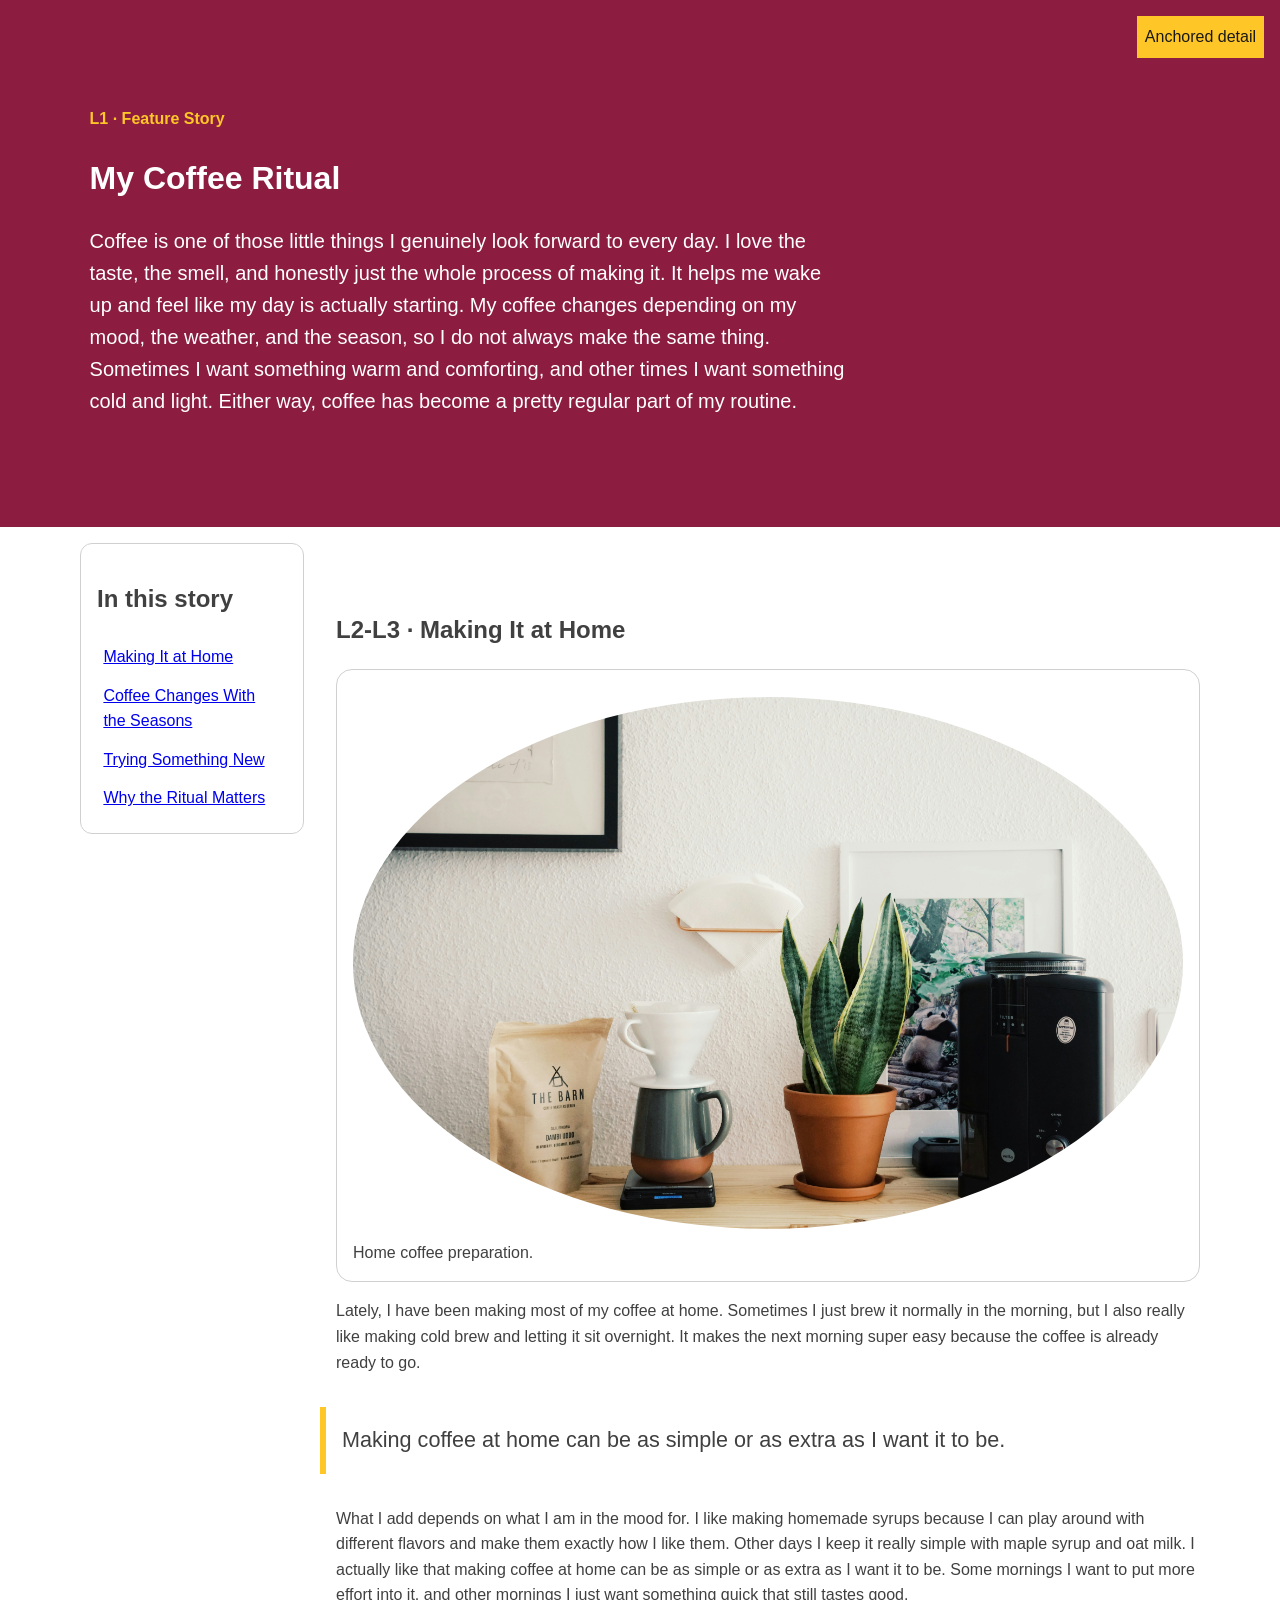
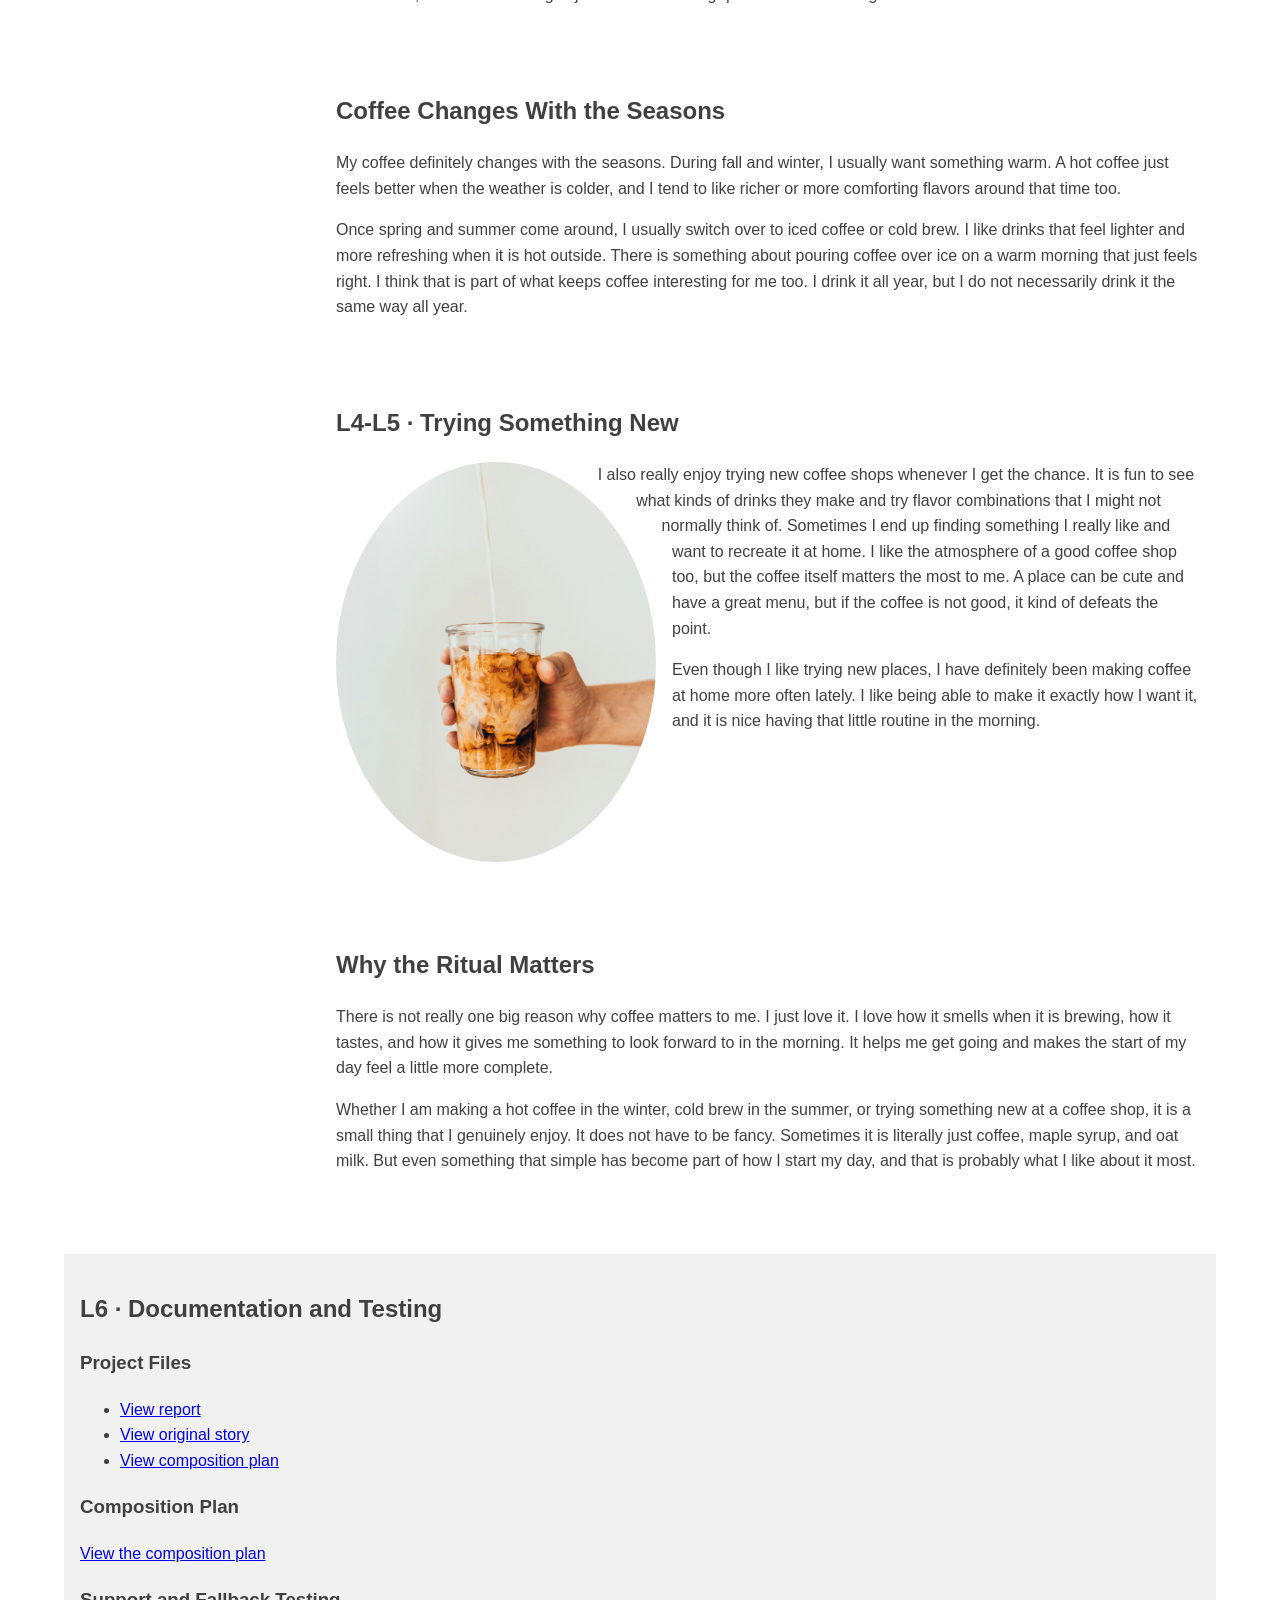
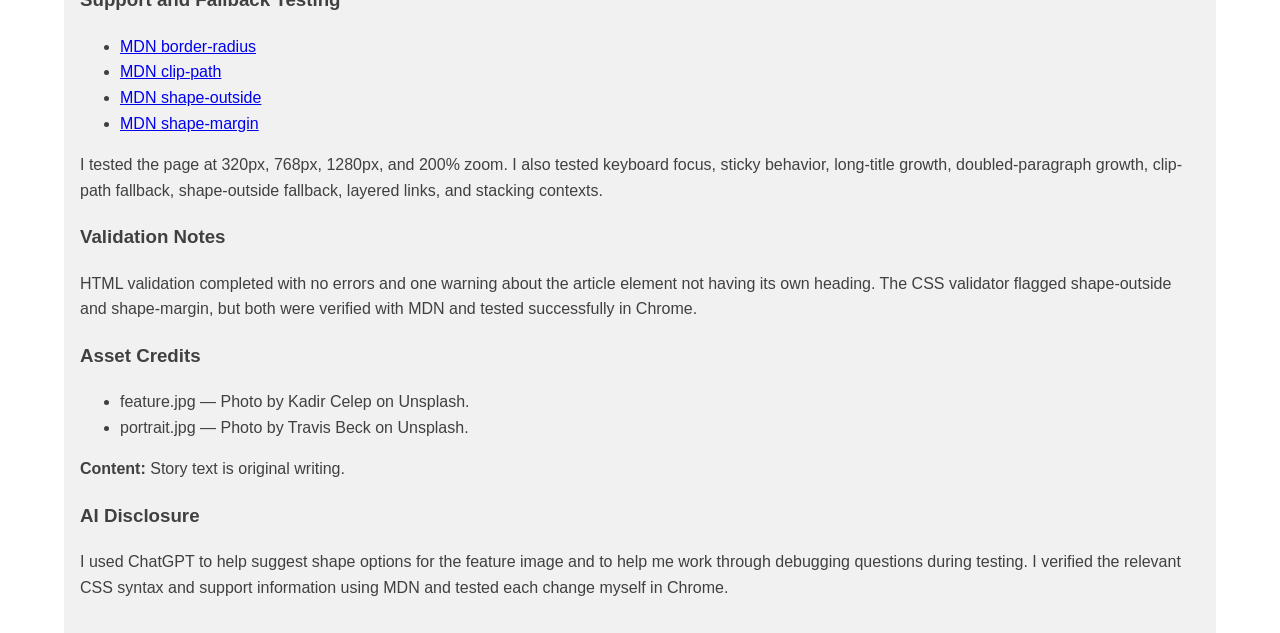
<file: index.html>
<!doctype html>
<html lang="en">

<head>
    <meta charset="utf-8">
    <meta name="viewport" content="width=device-width,initial-scale=1">
    <title>Layered Feature Story</title>
    <link rel="stylesheet" href="styles.css">
</head>

<body>
    <header class="feature-header">
        <p class="eyebrow">L1 · Feature Story</p>
        <h1>My Coffee Ritual</h1>
        <p class="lede"> Coffee is one of those little things I genuinely look forward to every day.
            I love the taste, the smell, and honestly just the whole process of making it.
            It helps me wake up and feel like my day is actually starting.
            My coffee changes depending on my mood, the weather, and the season, so I do not always make the same thing.
            Sometimes I want something warm and comforting, and other times I want something cold and light.
            Either way, coffee has become a pretty regular part of my routine.</p>
        <span class="issue-badge">Anchored detail</span>
    </header>
    <main>
        <aside class="story-guide">
            <h2>In this story</h2>
            <a href="#making-at-home">Making It at Home</a>
            <a href="#seasons">Coffee Changes With the Seasons</a>
            <a href="#trying-new">Trying Something New</a>
            <a href="#ritual-matters">Why the Ritual Matters</a>
        </aside>
        <article>
            <section id="making-at-home">
                <h2>L2-L3 · Making It at Home</h2>

                <figure class="feature-figure">
                    <img src="assets/feature.jpg" alt="Coffee being prepared at home" width="1000" height="700">
                    <figcaption>Home coffee preparation.</figcaption>
                </figure>

                <p>
                    Lately, I have been making most of my coffee at home. Sometimes I just brew it normally in the
                    morning, but I also really like making cold brew and letting it sit overnight. It makes the next
                    morning super easy because the coffee is already ready to go.
                </p>

                <blockquote class="pull-quote">
                    Making coffee at home can be as simple or as extra as I want it to be.
                </blockquote>

                <p>
                    What I add depends on what I am in the mood for. I like making homemade syrups because I can play
                    around with different flavors and make them exactly how I like them. Other days I keep it really
                    simple with maple syrup and oat milk. I actually like that making coffee at home can be as simple or
                    as extra as I want it to be. Some mornings I want to put more effort into it, and other mornings I
                    just want something quick that still tastes good.
                </p>
            </section>

            <section id="seasons">
                <h2>Coffee Changes With the Seasons</h2>

                <p>
                    My coffee definitely changes with the seasons. During fall and winter, I usually want something
                    warm. A hot coffee just feels better when the weather is colder, and I tend to like richer or more
                    comforting flavors around that time too.
                </p>

                <p>
                    Once spring and summer come around, I usually switch over to iced coffee or cold brew. I like drinks
                    that feel lighter and more refreshing when it is hot outside. There is something about pouring
                    coffee over ice on a warm morning that just feels right. I think that is part of what keeps coffee
                    interesting for me too. I drink it all year, but I do not necessarily drink it the same way all
                    year.
                </p>
            </section>

            <section id="trying-new">
                <h2>L4-L5 · Trying Something New</h2>

                <img class="shape-portrait" src="assets/portrait.jpg" alt="Coffee-related decorative image" width="600"
                    height="600">

                <p>
                    I also really enjoy trying new coffee shops whenever I get the chance. It is fun to see what kinds
                    of drinks they make and try flavor combinations that I might not normally think of. Sometimes I end
                    up finding something I really like and want to recreate it at home. I like the atmosphere of a good
                    coffee shop too, but the coffee itself matters the most to me. A place can be cute and have a great
                    menu, but if the coffee is not good, it kind of defeats the point.
                </p>

                <p>
                    Even though I like trying new places, I have definitely been making coffee at home more often
                    lately. I like being able to make it exactly how I want it, and it is nice having that little
                    routine in the morning.
                </p>
            </section>

            <section id="ritual-matters">
                <h2>Why the Ritual Matters</h2>

                <p>
                    There is not really one big reason why coffee matters to me. I just love it. I love how it smells
                    when it is brewing, how it tastes, and how it gives me something to look forward to in the morning.
                    It helps me get going and makes the start of my day feel a little more complete.
                </p>

                <p>
                    Whether I am making a hot coffee in the winter, cold brew in the summer, or trying something new at
                    a coffee shop, it is a small thing that I genuinely enjoy. It does not have to be fancy. Sometimes
                    it is literally just coffee, maple syrup, and oat milk. But even something that simple has become
                    part of how I start my day, and that is probably what I like about it most.
                </p>
            </section>
        </article>
    </main>
    <section class="documentation">
        <h2>L6 · Documentation and Testing</h2>
        <h3>Project Files</h3>
        <ul>
            <li><a href="Layered_Feature_Story_Report_Log.pdf">View report</a></li>
            <li><a href="assets/Page-Story.pdf">View original story</a></li>
            <li><a href="composition-plan.html">View composition plan</a></li>
        </ul>

        <h3>Composition Plan</h3>
        <p>
            <a href="composition-plan.html">View the composition plan</a>
        </p>

        <h3>Support and Fallback Testing</h3>
        <ul>
            <li>
                <a href="https://developer.mozilla.org/en-US/docs/Web/CSS/Reference/Properties/border-radius">
                    MDN border-radius
                </a>
            </li>
            <li>
                <a href="https://developer.mozilla.org/en-US/docs/Web/CSS/Reference/Properties/clip-path">
                    MDN clip-path
                </a>
            </li>
            <li>
                <a href="https://developer.mozilla.org/en-US/docs/Web/CSS/Reference/Properties/shape-outside">
                    MDN shape-outside
                </a>
            </li>
            <li>
                <a href="https://developer.mozilla.org/en-US/docs/Web/CSS/Reference/Properties/shape-margin">
                    MDN shape-margin
                </a>
            </li>
        </ul>

        <p>
            I tested the page at 320px, 768px, 1280px, and 200% zoom.
            I also tested keyboard focus, sticky behavior, long-title growth,
            doubled-paragraph growth, clip-path fallback, shape-outside fallback,
            layered links, and stacking contexts.
        </p>

        <h3>Validation Notes</h3>
        <p>
            HTML validation completed with no errors and one warning about the article
            element not having its own heading. The CSS validator flagged shape-outside
            and shape-margin, but both were verified with MDN and tested successfully
            in Chrome.
        </p>

        <h3>Asset Credits</h3>
        <ul>
            <li>feature.jpg — Photo by Kadir Celep on Unsplash.</li>
            <li>portrait.jpg — Photo by Travis Beck on Unsplash.</li>
        </ul>

        <p><strong>Content:</strong> Story text is original writing.</p>

        <h3>AI Disclosure</h3>
        <p>
            I used ChatGPT to help suggest shape options for the feature image and to
            help me work through debugging questions during testing. I verified the
            relevant CSS syntax and support information using MDN and tested each change
            myself in Chrome.
        </p>
    </section>

</body>

</html>
</file>
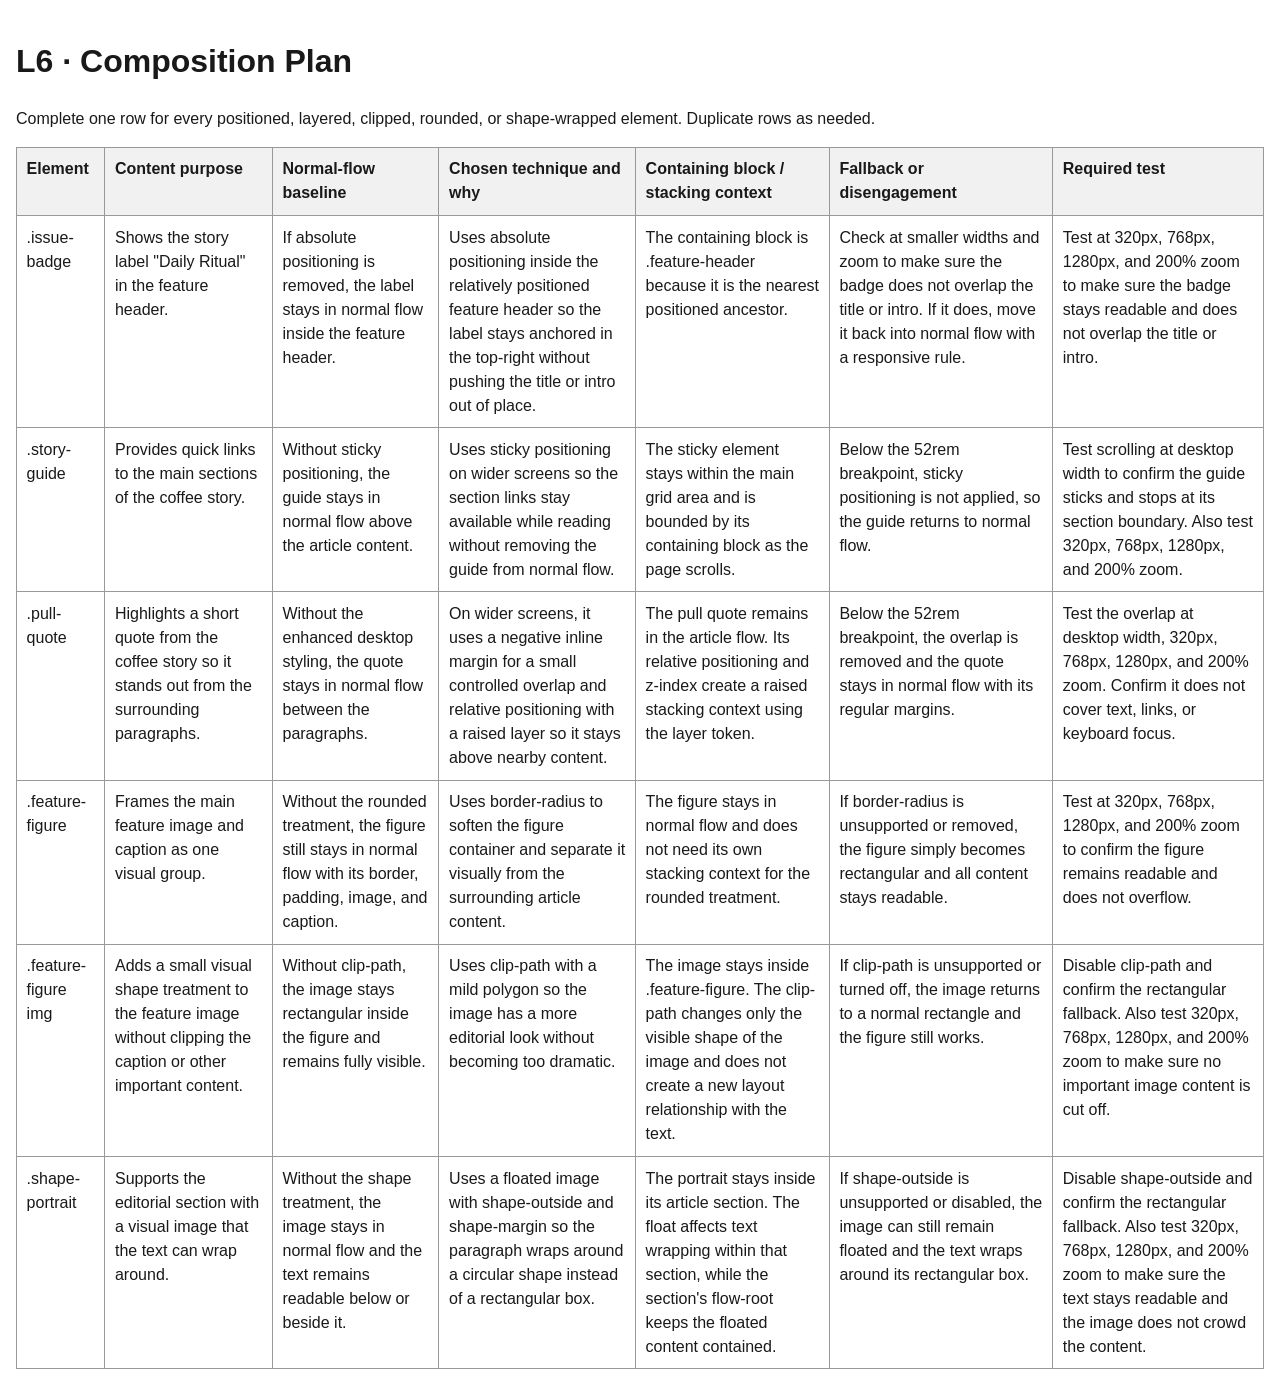
<file: composition-plan.html>
<!doctype html>
<html lang="en">

<head>
    <meta charset="utf-8">
    <meta name="viewport" content="width=device-width,initial-scale=1">
    <title>Composition Plan</title>
    <style>
        body {
            font-family: Arial, sans-serif;
            line-height: 1.5;
            max-width: 90rem;
            margin: auto;
            padding: 1rem;
            color: #191919;
        }

        table {
            width: 100%;
            border-collapse: collapse;
        }

        th,
        td {
            padding: .6rem;
            border: 1px solid #999;
            text-align: left;
            vertical-align: top;
        }

        th {
            background: #f1f1f1;
        }
    </style>
</head>

<body>
    <h1>L6 · Composition Plan</h1>
    <p>Complete one row for every positioned, layered, clipped, rounded, or shape-wrapped element. Duplicate rows as
        needed.</p>
    <table>
        <thead>
            <tr>
                <th>Element</th>
                <th>Content purpose</th>
                <th>Normal-flow baseline</th>
                <th>Chosen technique and why</th>
                <th>Containing block / stacking context</th>
                <th>Fallback or disengagement</th>
                <th>Required test</th>
            </tr>
        </thead>
        <tbody>
            <tr>
                <td>.issue-badge</td>
                <td>Shows the story label "Daily Ritual" in the feature header.</td>
                <td>If absolute positioning is removed, the label stays in normal flow inside the feature header.</td>
                <td>Uses absolute positioning inside the relatively positioned feature header so the label stays
                    anchored in the top-right without pushing the title or intro out of place.</td>
                <td>The containing block is .feature-header because it is the nearest positioned ancestor.</td>
                <td>Check at smaller widths and zoom to make sure the badge does not overlap the title or intro. If it
                    does, move it back into normal flow with a responsive rule.</td>
                <td>Test at 320px, 768px, 1280px, and 200% zoom to make sure the badge stays readable and does not
                    overlap the title or intro.</td>
            </tr>
            <tr>
                <td>.story-guide</td>
                <td>Provides quick links to the main sections of the coffee story.</td>
                <td>Without sticky positioning, the guide stays in normal flow above the article content.</td>
                <td>Uses sticky positioning on wider screens so the section links stay available while reading without
                    removing the guide from normal flow.</td>
                <td>The sticky element stays within the main grid area and is bounded by its containing block as the
                    page scrolls.</td>
                <td>Below the 52rem breakpoint, sticky positioning is not applied, so the guide returns to normal flow.
                </td>
                <td>Test scrolling at desktop width to confirm the guide sticks and stops at its section boundary. Also
                    test 320px, 768px, 1280px, and 200% zoom.</td>
            </tr>
            <tr>
                <td>.pull-quote</td>
                <td>Highlights a short quote from the coffee story so it stands out from the surrounding paragraphs.
                </td>
                <td>Without the enhanced desktop styling, the quote stays in normal flow between the paragraphs.</td>
                <td>On wider screens, it uses a negative inline margin for a small controlled overlap and relative
                    positioning with a raised layer so it stays above nearby content.</td>
                <td>The pull quote remains in the article flow. Its relative positioning and z-index create a raised
                    stacking context using the layer token.</td>
                <td>Below the 52rem breakpoint, the overlap is removed and the quote stays in normal flow with its
                    regular margins.</td>
                <td>Test the overlap at desktop width, 320px, 768px, 1280px, and 200% zoom. Confirm it does not cover
                    text, links, or keyboard focus.</td>
            </tr>
            <tr>
                <td>.feature-figure</td>
                <td>Frames the main feature image and caption as one visual group.</td>
                <td>Without the rounded treatment, the figure still stays in normal flow with its border, padding,
                    image, and caption.</td>
                <td>Uses border-radius to soften the figure container and separate it visually from the surrounding
                    article content.</td>
                <td>The figure stays in normal flow and does not need its own stacking context for the rounded
                    treatment.</td>
                <td>If border-radius is unsupported or removed, the figure simply becomes rectangular and all content
                    stays readable.</td>
                <td>Test at 320px, 768px, 1280px, and 200% zoom to confirm the figure remains readable and does not
                    overflow.</td>
            </tr>
            <tr>
                <td>.feature-figure img</td>
                <td>Adds a small visual shape treatment to the feature image without clipping the caption or other
                    important content.</td>
                <td>Without clip-path, the image stays rectangular inside the figure and remains fully visible.</td>
                <td>Uses clip-path with a mild polygon so the image has a more editorial look without becoming too
                    dramatic.</td>
                <td>The image stays inside .feature-figure. The clip-path changes only the visible shape of the image
                    and does not create a new layout relationship with the text.</td>
                <td>If clip-path is unsupported or turned off, the image returns to a normal rectangle and the figure
                    still works.</td>
                <td>Disable clip-path and confirm the rectangular fallback. Also test 320px, 768px, 1280px, and 200%
                    zoom to make sure no important image content is cut off.</td>
            </tr>
            <tr>
                <td>.shape-portrait</td>
                <td>Supports the editorial section with a visual image that the text can wrap around.</td>
                <td>Without the shape treatment, the image stays in normal flow and the text remains readable below or
                    beside it.</td>
                <td>Uses a floated image with shape-outside and shape-margin so the paragraph wraps around a circular
                    shape instead of a rectangular box.</td>
                <td>The portrait stays inside its article section. The float affects text wrapping within that section,
                    while the section's flow-root keeps the floated content contained.</td>
                <td>If shape-outside is unsupported or disabled, the image can still remain floated and the text wraps
                    around its rectangular box.</td>
                <td>Disable shape-outside and confirm the rectangular fallback. Also test 320px, 768px, 1280px, and 200%
                    zoom to make sure the text stays readable and the image does not crowd the content.</td>
            </tr>
        </tbody>
    </table>
</body>

</html>
</file>
<file: styles.css>
:root {
    --color-text: #404040;
    --color-surface: #fff;
    --color-action: #8c1d40;
    --color-accent: #ffc627;
    --color-border: #d0d0d0;
    --color-muted: #5c6670;
    --space-3: 1rem;
    --radius: .5rem;
    --measure: 68ch;
    --layer-base: 0;
    --layer-raised: 10;
    --layer-sticky: 20;
    --layer-overlay: 30;
}

*,
*::before,
*::after {
    box-sizing: border-box;
}

html {
    scroll-behavior: smooth;
}

body {
    margin: 0;
    color: var(--color-text);
    background: var(--color-surface);
    font-family: Arial, sans-serif;
    line-height: 1.6;
}

.feature-header {
    position: relative;
    padding: clamp(2rem, 7vw, 6rem);
    background: var(--color-action);
    color: #fff;
}

.eyebrow {
    color: var(--color-accent);
    font-weight: 700;
}

.lede {
    max-width: var(--measure);
    font-size: 1.25rem;
}

.issue-badge {
    position: absolute;
    inset-block-start: 1rem;
    inset-inline-end: 1rem;
    padding: .5rem;
    background: var(--color-accent);
    color: #191919;
}

main {
    display: grid;
    gap: 2rem;
    max-width: 72rem;
    margin: auto;
    padding: var(--space-3);
}

article {
    min-width: 0;
}

article section {
    display: flow-root;
    margin-block: 3rem;
    scroll-margin-block-start: 6rem;
}

.story-guide {
    align-self: start;
    padding: 1rem;
    border: 1px solid var(--color-border);
}

.story-guide a {
    display: block;
    padding: .4rem;
}

.feature-figure {
    position: relative;
    margin: 0;
    padding: 1rem;
    border: 1px solid var(--color-border);
    border-radius: 1rem;
}

img {
    display: block;
    max-width: 100%;
    height: auto;
}

.pull-quote {
    margin: 2rem 0;
    padding: 1rem;
    border-inline-start: .4rem solid var(--color-accent);
    font-size: 1.35rem;
}

.shape-portrait {
    width: min(45%, 20rem);
    margin: 0 1rem 1rem 0;
    border-radius: 50%;
}

.documentation {
    max-width: 72rem;
    margin: auto;
    padding: 1rem;
    background: #f1f1f1;
}

@media (min-width:52rem) {
    main {
        grid-template-columns: 14rem 1fr;
    }

    .story-guide {
        position: sticky;
        inset-block-start: 1rem;
        z-index: var(--layer-sticky);
        align-self: start;
        padding: 1rem;
        border: 1px solid var(--color-border);
        border-radius: .75rem;
    }

    .pull-quote {
        position: relative;
        z-index: var(--layer-raised);
        margin-inline-start: -1rem;
        background: var(--color-surface);
    }

    @supports (shape-outside:circle(50%)) {
        .shape-portrait {
            float: inline-start;
            shape-outside: circle(50%);
            shape-margin: 1rem;
        }
    }
}

@supports (clip-path: ellipse(50% 48% at 50% 50%)) {
    .feature-figure img {
        clip-path: ellipse(50% 48% at 50% 50%);
    }
}

:focus-visible {
    outline: .2rem solid var(--color-accent);
    outline-offset: .2rem;
}
</file>
